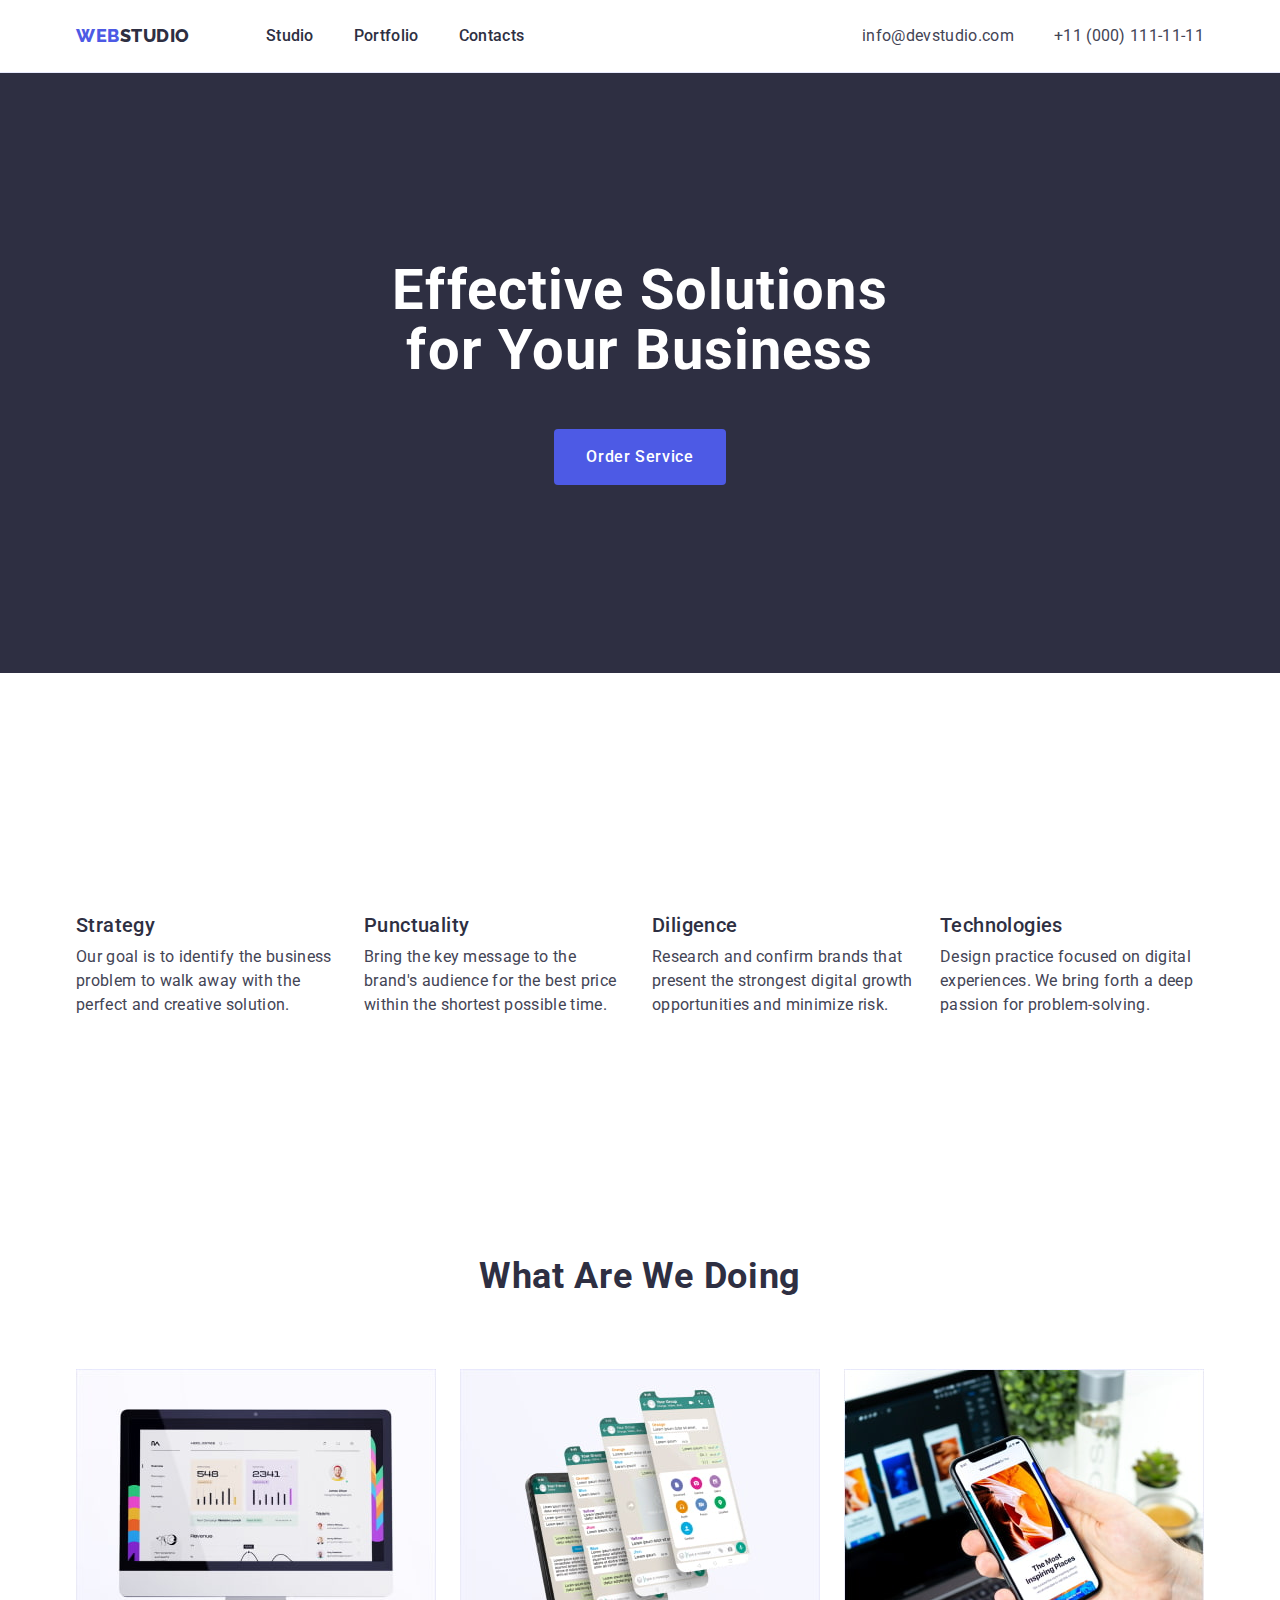
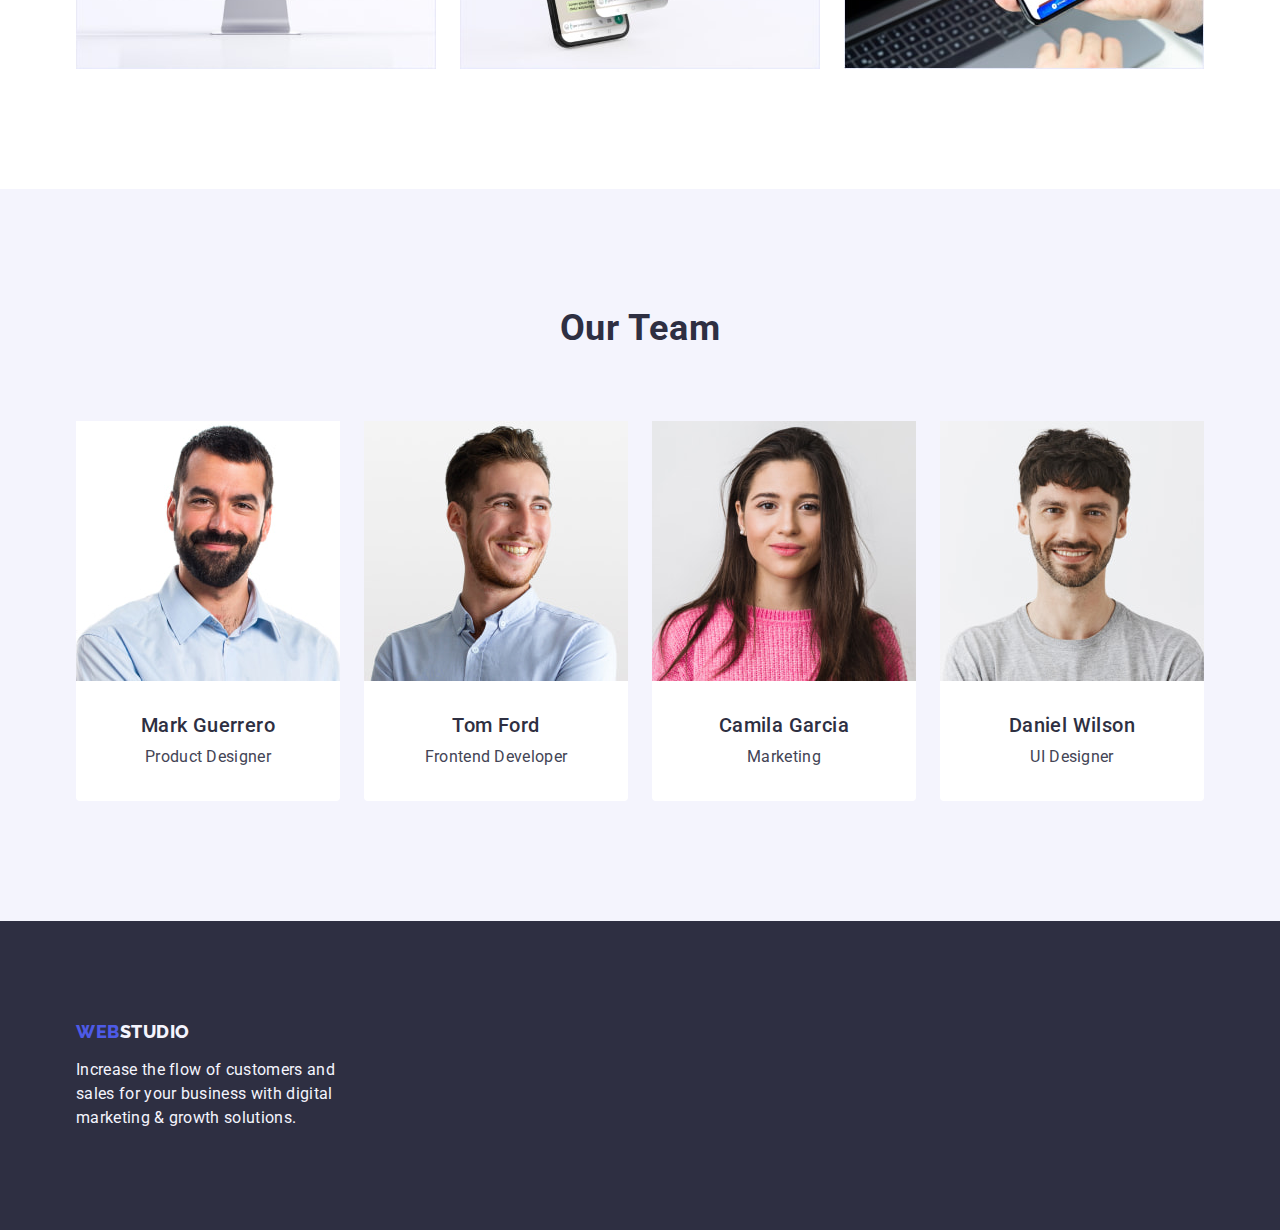
<file: index.html>
<!DOCTYPE html>
<html lang="en">
  <head>
    <meta charset="UTF-8" />
    <meta http-equiv="X-UA-Compatible" content="IE=edge" />
    <meta name="viewport" content="width=device-width, initial-scale=1.0" />

    <link rel="preconnect" href="https://fonts.googleapis.com" />
    <link rel="preconnect" href="https://fonts.gstatic.com" crossorigin />
    <link
      href="https://fonts.googleapis.com/css2?family=Raleway:wght@800&family=Roboto:wght@400;500;700&display=swap"
      rel="stylesheet"
    />

    <link
      rel="stylesheet"
      href="https://cdn.jsdelivr.net/npm/modern-normalize@2.0.0/modern-normalize.min.css"
    />

    <link rel="stylesheet" href="./css/styles.css" />

    <title>Studio</title>
  </head>

  <body>
    <!-- Header section -->
    <header class="header">
      <div class="header-container container">
        <nav class="header-nav">
          <a class="header-logo link" href="./index.html"
            >Web<span class="logo-studio">Studio</span></a
          >
          <ul class="header-ul list">
            <li>
              <a class="header-studio link" href="./index.html">Studio</a>
            </li>
            <li>
              <a class="header-studio link" href="./portfolio.html"
                >Portfolio</a
              >
            </li>
            <li>
              <a class="header-studio link" href="">Contacts</a>
            </li>
          </ul>
        </nav>
        <address class="address">
          <ul class="header-address list">
            <li>
              <a class="address-link link" href="mailto:info@devstudio.com"
                >info@devstudio.com</a
              >
            </li>
            <li>
              <a class="address-link link" href="tel:+110001111111"
                >+11 (000) 111-11-11</a
              >
            </li>
          </ul>
        </address>
      </div>
    </header>

    <!-- Main block -->
    <main>
      <!-- Hero section -->

      <section class="hero-background">
        <div class="container">
          <h1 class="hero-font">Effective Solutions for Your Business</h1>
          <button type="button" class="hero-button">Order Service</button>
        </div>
      </section>

      <!-- Section1 -->
      <section class="section-second">
        <div class="container">
          <h2 class="visually-hidden">Our possibilities</h2>
          <ul class="line-cont list">
            <li class="strategy-cont">
              <h3 class="sectionn-list">Strategy</h3>
              <p class="textt-list">
                Our goal is to identify the business problem to walk away with
                the perfect and creative solution.
              </p>
            </li>
            <li class="strategy-cont">
              <h3 class="sectionn-list">Punctuality</h3>
              <p class="textt-list">
                Bring the key message to the brand's audience for the best price
                within the shortest possible time.
              </p>
            </li>
            <li class="strategy-cont">
              <h3 class="sectionn-list">Diligence</h3>
              <p class="textt-list">
                Research and confirm brands that present the strongest digital
                growth opportunities and minimize risk.
              </p>
            </li>
            <li class="strategy-cont">
              <h3 class="sectionn-list">Technologies</h3>
              <p class="textt-list">
                Design practice focused on digital experiences. We bring forth a
                deep passion for problem-solving.
              </p>
            </li>
          </ul>
        </div>
      </section>
      <!-- Section2 -->
      <section class="section-third">
        <div class="doing-container container">
          <h2 class="section-tittle">What are we doing</h2>
          <ul class="doing-cont list">
            <li class="block-width">
              <img
                class="block-list"
                src="./images/images/monitor.jpg"
                alt="monitor"
                width="360"
              />
            </li>
            <li class="block-width">
              <img
                class="block-list"
                src="./images/images/phone.jpg"
                alt="phone"
                width="360"
              />
            </li>
            <li class="block-width">
              <img
                class="block-list"
                src="./images/phonehand.jpg"
                alt="phone-hand"
                width="360"
              />
            </li>
          </ul>
        </div>
      </section>
      <!-- Section3 -->
      <section class="backteam">
        <div class="team-container container">
          <h2 class="section-tittle">Our Team</h2>
          <ul class="team-cont list">
            <li class="backteam-list">
              <img
                class="block-list"
                src="./images/images/mark.jpg"
                alt="Mark Guerrero"
                width="264"
              />
              <div class="name-position">
                <h3 class="name-list">Mark Guerrero</h3>
                <p class="posission-list">Product Designer</p>
              </div>
            </li>
            <li class="backteam-list">
              <img
                class="block-list"
                src="./images/tom.jpg"
                alt="Tom Ford"
                width="264"
              />
              <div class="name-position">
                <h3 class="name-list">Tom Ford</h3>
                <p class="posission-list">Frontend Developer</p>
              </div>
            </li>
            <li class="backteam-list">
              <img
                class="block-list"
                src="./images/camila.jpg"
                alt="Camila Garcia"
                width="264"
              />
              <div class="name-position">
                <h3 class="name-list">Camila Garcia</h3>
                <p class="posission-list">Marketing</p>
              </div>
            </li>
            <li class="backteam-list">
              <img
                class="block-list"
                src="./images/images/dan.jpg"
                alt="Daniel Wilson"
                width="264"
              />
              <div class="name-position">
                <h3 class="name-list">Daniel Wilson</h3>
                <p class="posission-list">UI Designer</p>
              </div>
            </li>
          </ul>
        </div>
      </section>
    </main>

    <!-- Footer section-->
    <footer class="footer-background">
      <div class="container">
        <a class="footer-logo link" href="./index.html"
          >Web<span class="footer-studio">Studio</span></a
        >
        <p class="footer-text">
          Increase the flow of customers and sales for your business with
          digital marketing & growth solutions.
        </p>
      </div>
    </footer>
  </body>
</html>
</file>
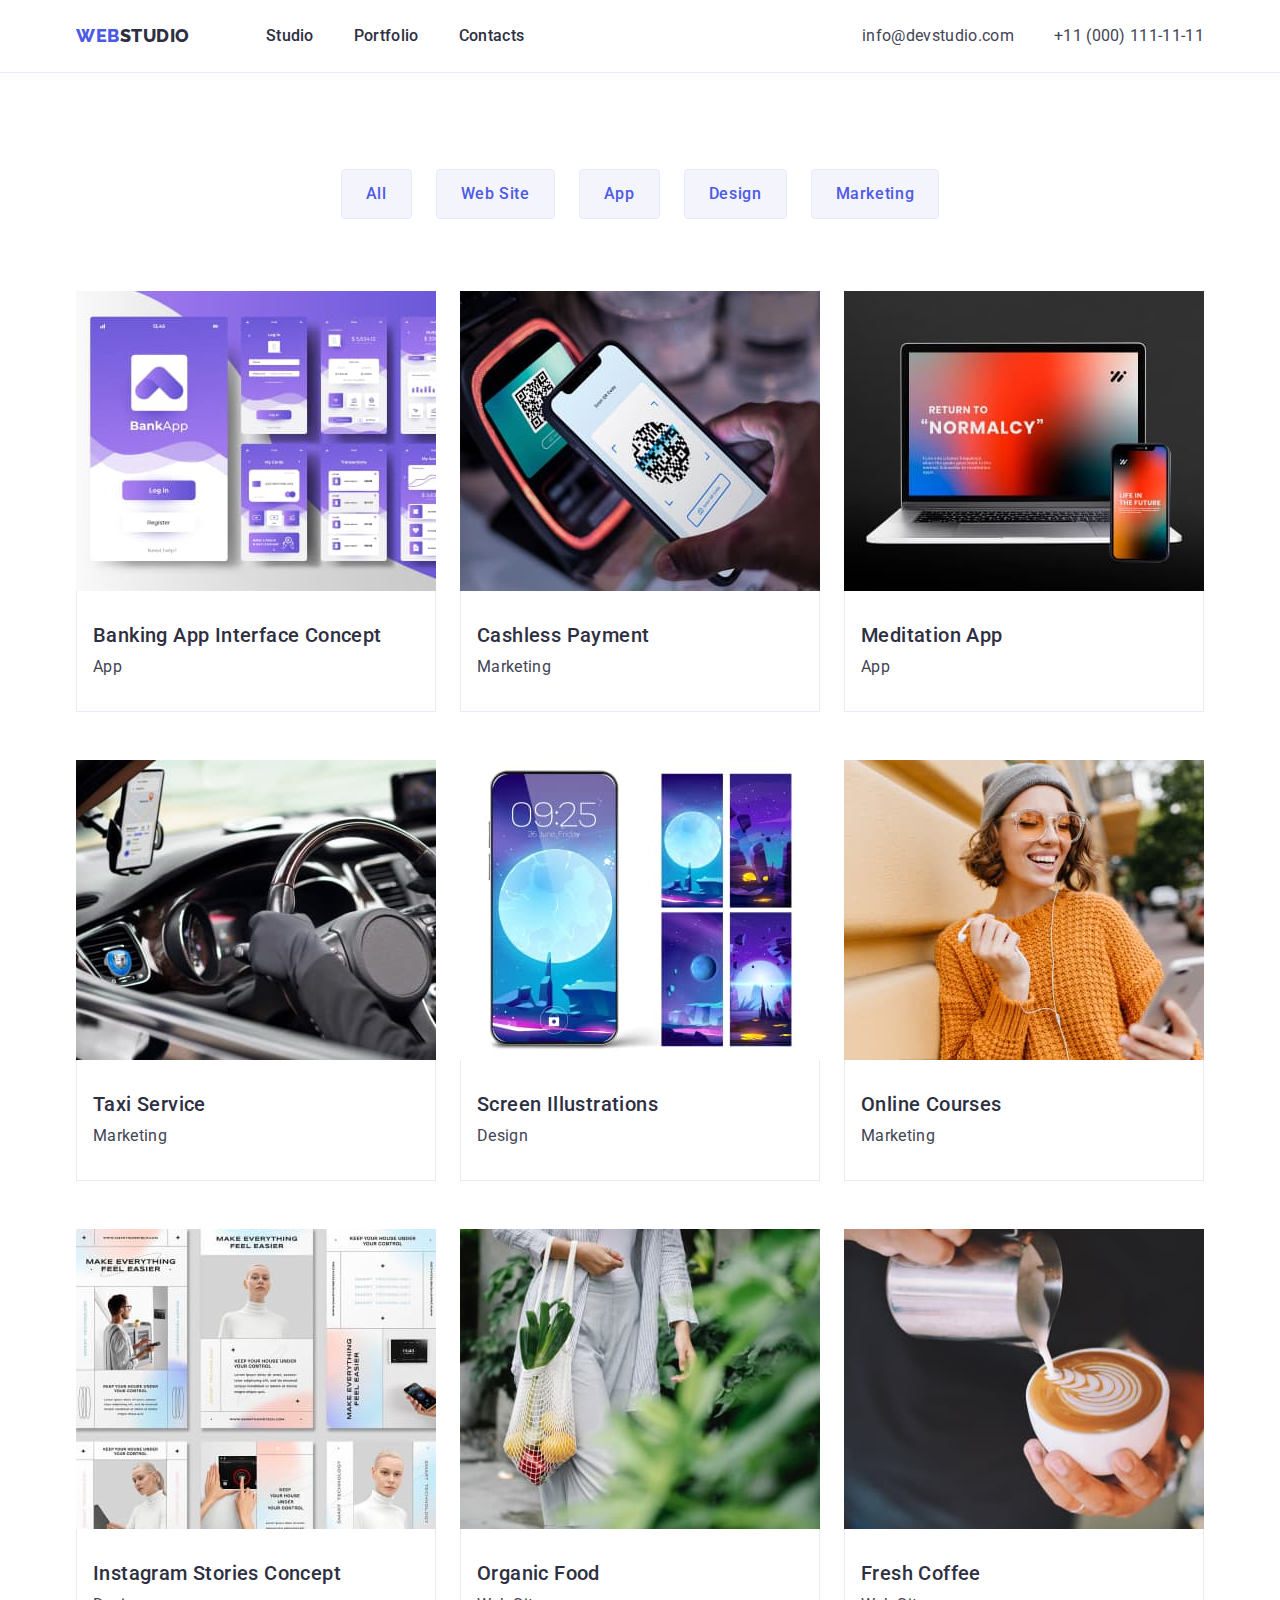
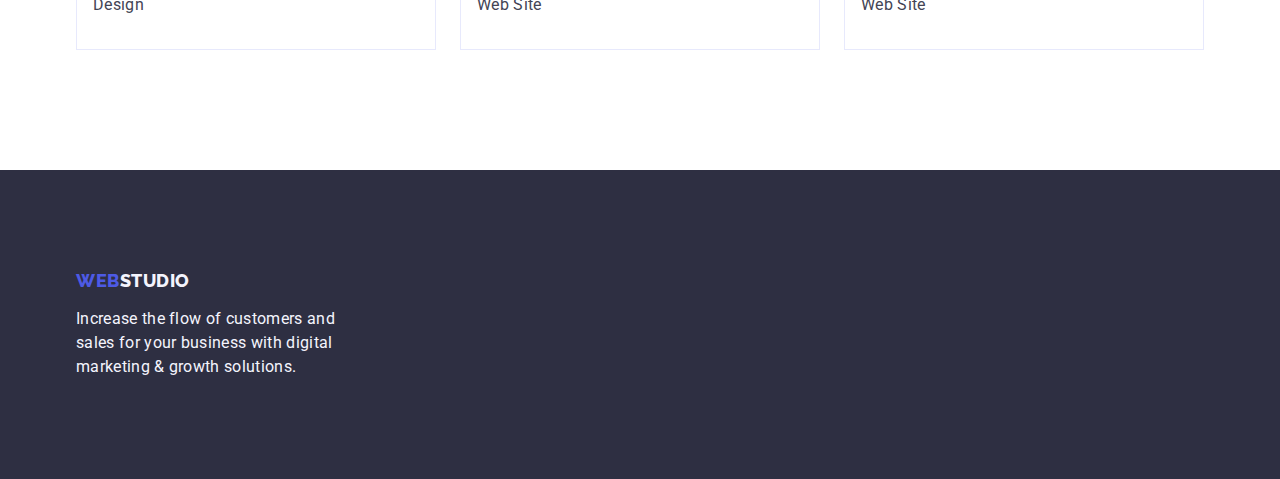
<file: portfolio.html>
<!DOCTYPE html>
<html lang="en">
  <head>
    <meta charset="UTF-8" />
    <meta
      name="viewport"
      content="width=
    , initial-scale=1.0"
    />

    <link rel="preconnect" href="https://fonts.googleapis.com" />
    <link rel="preconnect" href="https://fonts.gstatic.com" crossorigin />
    <link
      href="https://fonts.googleapis.com/css2?family=Raleway:wght@800&family=Roboto:wght@400;500;700&display=swap"
      rel="stylesheet"
    />

    <link
      rel="stylesheet"
      href="https://cdn.jsdelivr.net/npm/modern-normalize@2.0.0/modern-normalize.min.css"
    />
    <link rel="stylesheet" href="./css/styles.css" />

    <title>Portfolio</title>
  </head>

  <body>
    <!-- Header section -->
    <header class="header">
      <div class="header-container container">
        <nav class="header-nav">
          <a class="header-logo link" href="./portfolio.html"
            >Web<span class="logo-studio">Studio</span></a
          >
          <ul class="header-ul list">
            <li>
              <a class="header-studio link" href="./index.html">Studio</a>
            </li>
            <li>
              <a class="header-studio link" href="./portfolio.html"
                >Portfolio</a
              >
            </li>
            <li>
              <a class="header-studio link" href="">Contacts</a>
            </li>
          </ul>
        </nav>
        <address class="address">
          <ul class="header-address list">
            <li>
              <a class="address-link link" href="mailto:info@devstudio.com"
                >info@devstudio.com</a
              >
            </li>
            <li>
              <a class="address-link link" href="tel:+110001111111"
                >+11 (000) 111-11-11</a
              >
            </li>
          </ul>
        </address>
      </div>
    </header>

    <!-- Main block -->
    <main>
      <section class="mainclass">
        <div class="container">
          <h1 class="visually-hidden">Site structure</h1>
          <ul class="menu-list list">
            <li><button class="all-list" type="button">All</button></li>
            <li>
              <button class="all-list" type="button">Web Site</button>
            </li>
            <li><button class="all-list" type="button">App</button></li>
            <li>
              <button class="all-list" type="button">Design</button>
            </li>
            <li>
              <button class="all-list" type="button">Marketing</button>
            </li>
          </ul>
          <ul class="photo-list list">
            <li class="port-backphoto">
              <a class="link" href="">
                <img
                  class="block-list"
                  src="./images/portfolio/p1.jpg"
                  alt="Banking App Interface Concept"
                  width="360"
                />
                <div class="head-name">
                  <h2 class="section-maintext">
                    Banking App Interface Concept
                  </h2>
                  <p class="section-text">App</p>
                </div>
              </a>
            </li>
            <li class="port-backphoto">
              <a class="link" href="">
                <img
                  class="block-list"
                  src="./images/portfolio/p2.jpg"
                  alt="Cashless Payment"
                  width="360"
                />
                <div class="head-name">
                  <h2 class="section-maintext">Cashless Payment</h2>
                  <p class="section-text">Marketing</p>
                </div>
              </a>
            </li>
            <li class="port-backphoto">
              <a class="link" href="">
                <img
                  class="block-list"
                  src="./images/portfolio/p3.jpg"
                  alt="Meditation App"
                  width="360"
                />
                <div class="head-name">
                  <h2 class="section-maintext">Meditation App</h2>
                  <p class="section-text">App</p>
                </div>
              </a>
            </li>
            <li class="port-backphoto">
              <a class="link" href="">
                <img
                  class="block-list"
                  src="./images/portfolio/p4.jpg"
                  alt="Taxi Service"
                  width="360"
                />
                <div class="head-name">
                  <h2 class="section-maintext">Taxi Service</h2>
                  <p class="section-text">Marketing</p>
                </div>
              </a>
            </li>
            <li class="port-backphoto">
              <a class="link" href="">
                <img
                  class="block-list"
                  src="./images/portfolio/p5.jpg"
                  alt="Screen Illustrations"
                  width="360"
                />
                <div class="head-name">
                  <h2 class="section-maintext">Screen Illustrations</h2>
                  <p class="section-text">Design</p>
                </div>
              </a>
            </li>
            <li class="port-backphoto">
              <a class="link" href="">
                <img
                  class="block-list"
                  src="./images/portfolio/p6.jpg"
                  alt="Online Courses"
                  width="360"
                />
                <div class="head-name">
                  <h2 class="section-maintext">Online Courses</h2>
                  <p class="section-text">Marketing</p>
                </div>
              </a>
            </li>
            <li class="port-backphoto">
              <a class="link" href="">
                <img
                  class="block-list"
                  src="./images/portfolio/p7.jpg"
                  alt="Instagram Stories Concept"
                  width="360"
                />
                <div class="head-name">
                  <h2 class="section-maintext">Instagram Stories Concept</h2>
                  <p class="section-text">Design</p>
                </div>
              </a>
            </li>
            <li class="port-backphoto">
              <a class="link" href="">
                <img
                  class="block-list"
                  src="./images/portfolio/p8.jpg"
                  alt="Organic Food"
                  width="360"
                />
                <div class="head-name">
                  <h2 class="section-maintext">Organic Food</h2>
                  <p class="section-text">Web Site</p>
                </div>
              </a>
            </li>
            <li class="port-backphoto">
              <a class="link" href="">
                <img
                  class="block-list"
                  src="./images/portfolio/p9.jpg"
                  alt="Fresh Coffee"
                  width="360"
                />
                <div class="head-name">
                  <h2 class="section-maintext">Fresh Coffee</h2>
                  <p class="section-text">Web Site</p>
                </div>
              </a>
            </li>
          </ul>
        </div>
      </section>
    </main>

    <!-- Footer section-->
    <footer class="footer-background">
      <div class="footer-container container">
        <a class="footer-logo link" href="./index.html"
          >Web<span class="footer-studio">Studio</span></a
        >
        <p class="footer-text">
          Increase the flow of customers and sales for your business with
          digital marketing & growth solutions.
        </p>
      </div>
    </footer>
  </body>
</html>
</file>
<file: css/styles.css>
/**
  |============================
  | Common styles
  |============================
*/
:root {
  --branded-color: #434455;
  --brand-color: #ffffff;
  --primary-brand-color: #4d5ae5;
  --pressed-state-color: #404bbf;
  --dark-color: #2e2f42;
  --success-color: #31d0aa;
  --subtle-text-color: #8e8f99;
  --accent-color: #e7e9fc;
  --light-cloud-color: #f4f4fd;
  --hero-background-color: #2e2f42;
  --modal-background-color: #fcfcfc;
}

body {
  font-family: Roboto, sans-serif;
  font-style: normal;
  color: #434455;
  background-color: #ffffff;
}

/**
  |============================
  | Reset
  |============================
*/
h1,
h2,
h3,
h4,
p {
  margin: 0;
}

ul,
ol {
  list-style: none;
  margin: 0;
  padding: 0;
}

.container {
  width: 1158px;
  margin-left: auto;
  margin-right: auto;
  padding-left: 15px;
  padding-right: 15px;
}

/**
  |============================
  | Header style
  |============================
*/

.header-logo {
  color: var(--primary-brand-color);
  font-family: Raleway, sans-serif;
  font-weight: 800;
  font-size: 18px;
  line-height: 1.17;
  letter-spacing: 0.03em;
  text-transform: uppercase;
  text-decoration: none;
  margin-right: 76px;
}

.header {
  border-bottom: 1px solid var(--accent-color);
}

.header-container {
  display: flex;
  align-items: center;
  margin-left: auto;
}

.header-ul {
  display: flex;
  align-items: center;
  gap: 40px;
}

.header-address {
  display: flex;
  align-items: center;
  gap: 40px;
}

.logo-studio {
  color: var(--hero-background-color);
}

.header-nav {
  display: flex;
  align-items: center;
}

.list {
  list-style: none;
}

.header-studio {
  font-weight: 500;
  font-size: 16px;
  line-height: 1.5;
  letter-spacing: 0.02em;
  color: var(--hero-background-color);
  text-decoration: none;
  padding: 24px 0;
  display: block;
}

.header-studio:hover,
.header-studio:focus {
  color: var(--pressed-state-color);
}

.address-link {
  font-style: normal;
  font-size: 16px;
  line-height: 1.5;
  letter-spacing: 0.02em;
  color: var(--branded-color);
}

.address-link:hover,
.address-link:focus {
  color: var(--pressed-state-color);
}

.address {
  font-style: normal;
  margin-left: auto;
}

/**
  |============================
  | Main styles
  |============================
*/

.hero-font {
  color: var(--brand-color);
  font-size: 56px;
  line-height: 1.07;
  letter-spacing: 0.02em;
  margin: 0px auto 48px auto;
  max-width: 496px;
  text-align: center;
}

.hero-button {
  color: var(--brand-color);
  background-color: var(--primary-brand-color);
  font-weight: 500;
  font-size: 16px;
  line-height: 1.5;
  letter-spacing: 0.04em;
  cursor: pointer;
  display: block;
  min-width: 169px;
  height: 56px;
  border: none;
  border-radius: 4px;
  margin: 0px auto;
  padding: 16px 32px;
}

.hero-background {
  background-color: var(--hero-background-color);
  padding: 188px 0;
}

.hero-button:hover,
.hero-button:focus {
  background-color: var(--pressed-state-color);
}

.line-cont {
  display: flex;
  gap: 24px;
  padding: 120px 0;
}

.strategy-cont {
  width: calc((100% - 72px) / 4);
  border-radius: 0px 0px 4px 4px;
}

.doing-cont {
  display: flex;
  gap: 24px;
}

.team-cont {
  display: flex;
  gap: 24px;
  justify-content: center;
}

.block-width {
  width: calc((100% - 48px) / 3);
}

.backteam {
  padding: 120px 0;
  background-color: var(--light-cloud-color);
}

.list {
  list-style: none;
}

.sectionn-list {
  color: var(--hero-background-color);
  font-weight: 500;
  font-size: 20px;
  line-height: 1.2;
  letter-spacing: 0.02em;
  margin: 0 0 8px;
}
.textt-list {
  color: var(--branded-color);
  font-size: 16px;
  line-height: 1.5;
  letter-spacing: 0.02em;
  text-decoration: none;
}

.section-tittle {
  font-size: 36px;
  line-height: 1.11;
  text-align: center;
  letter-spacing: 0.02em;
  text-transform: capitalize;
  color: var(--hero-background-color);
  text-decoration: none;
  margin-bottom: 72px;
}

.section-second {
  padding: 120px 0;
}

.section-third {
  padding-bottom: 120px;
}

.name-list {
  font-weight: 500;
  font-size: 20px;
  line-height: 1.2;
  letter-spacing: 0.02em;
  color: var(--hero-background-color);
  margin-bottom: 8px;
}

.posission-list {
  font-size: 16px;
  line-height: 1.5;
  letter-spacing: 0.02em;
  color: var(--branded-color);
}

.backteam-list {
  background-color: var(--brand-color);
  border-radius: 0px 0px 4px 4px;
}

.visually-hidden {
  position: absolute;
  width: 1px;
  height: 1px;
  margin: -1px;
  border: 0;
  padding: 0;
  white-space: nowrap;
  clip-path: inset(100%);
  clip: rect(0 0 0 0);
  overflow: hidden;
}
.name-position {
  padding: 32px 16px;
  text-align: center;
}

.block-list {
  display: block;
}

/**
  |============================
  | Footer styles
  |============================
*/

.footer-logo {
  color: var(--primary-brand-color);
  font-family: Raleway, sans-serif;
  font-weight: 800;
  font-size: 18px;
  line-height: 1.17;
  letter-spacing: 0.03em;
  text-transform: uppercase;
  text-decoration: none;
  margin-bottom: 16px;
  display: inline-block;
}

.footer-background {
  background-color: var(--hero-background-color);
  padding-top: 100px;
  padding-bottom: 100px;
}

.footer-text {
  font-size: 16px;
  line-height: 1.5;
  letter-spacing: 0.02em;
  color: var(--light-cloud-color);
  width: 264px;
}

.footer-studio {
  color: var(--light-cloud-color);
}

/**
  |============================
  | Portfolio-styles
  |============================
*/

.mainclass {
  padding-top: 96px;
  padding-bottom: 120px;
}

.all-list {
  font-weight: 500;
  font-size: 16px;
  line-height: 1.5;
  letter-spacing: 0.04em;
  color: var(--primary-brand-color);
  background-color: var(--light-cloud-color);
  cursor: pointer;
  padding: 12px 24px;
  border: 1px solid var(--accent-color);

  border-radius: 4px;
}

.all-list:hover,
.all-list:focus {
  color: var(--brand-color);
  background-color: var(--pressed-state-color);
  border: 1px solid transparent;
}

.menu-list {
  display: flex;
  gap: 24px;
  margin-bottom: 72px;
  justify-content: center;
}

.photo-list {
  display: flex;
  gap: 24px;
  flex-wrap: wrap;
  column-gap: 24px;
  row-gap: 48px;
}

.head-name {
  padding: 32px 16px;
  text-align: left;
  border: 1px solid #e7e9fc;
  border-top: none;
}

.section-maintext {
  color: var(--hero-background-color);
  font-weight: 500;
  font-size: 20px;
  line-height: 1.2;
  letter-spacing: 0.02em;
  text-decoration: none;
  margin-bottom: 8px;
}

.section-text {
  color: var(--branded-color);
  font-size: 16px;
  line-height: 1.5;
  text-decoration: none;
  letter-spacing: 0.02em;
}

.list {
  list-style: none;
}

.port-backphoto {
  background-color: var(--brand-color);
  width: calc((100% - 48px) / 3);
}

.link {
  text-decoration: none;
}
</file>
